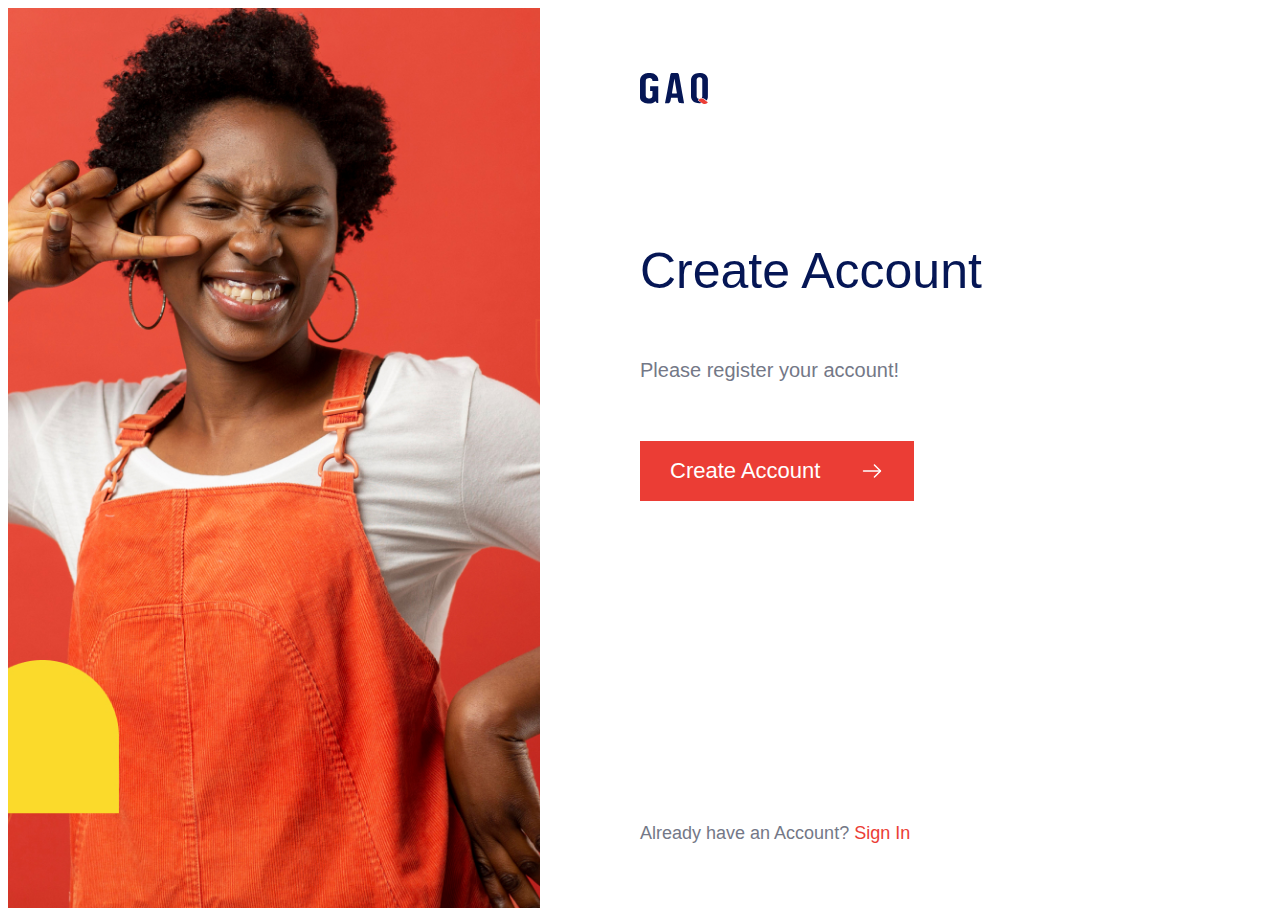
<file: index.html>
<!DOCTYPE html>
<html lang="en">

<head>
    <meta charset="UTF-8">
    <meta http-equiv="X-UA-Compatible" content="IE=edge">
    <meta name="viewport" content="width=device-width, initial-scale=1.0">
    <title>Index</title>
    <link rel="stylesheet" href="./style/style.css">
</head>

<body class="main__body">

    <header class="header">
        <div class="header__item image__item">

        </div>
        <div class="header__item info__item">
            <a href="#" class="logo"><img src="./img/logo.svg" alt="logo"></a>
            <h3 class="section__title">Create Account</h3>
            <p class="section__text">Please register your account!</p>
            <a href="./form.html" class="header__btn ">
                Create Account
                <svg width="24" height="24" viewBox="0 0 24 24" fill="none" xmlns="http://www.w3.org/2000/svg">
                    <path
                        d="M14.43 18.8201C14.24 18.8201 14.05 18.7501 13.9 18.6001C13.61 18.3101 13.61 17.8301 13.9 17.5401L19.44 12.0001L13.9 6.46012C13.61 6.17012 13.61 5.69012 13.9 5.40012C14.19 5.11012 14.67 5.11012 14.96 5.40012L21.03 11.4701C21.32 11.7601 21.32 12.2401 21.03 12.5301L14.96 18.6001C14.81 18.7501 14.62 18.8201 14.43 18.8201Z"
                        fill="white" />
                    <path
                        d="M20.33 12.75H3.5C3.09 12.75 2.75 12.41 2.75 12C2.75 11.59 3.09 11.25 3.5 11.25H20.33C20.74 11.25 21.08 11.59 21.08 12C21.08 12.41 20.74 12.75 20.33 12.75Z"
                        fill="white" />
                </svg>
            </a>

            <div class="link">
                Already have an Account?
                <a href="#">Sign In</a>
            </div>
        </div>
    </header>



</body>
<script src="./js/scripts.js"></script>

</html>
</file>
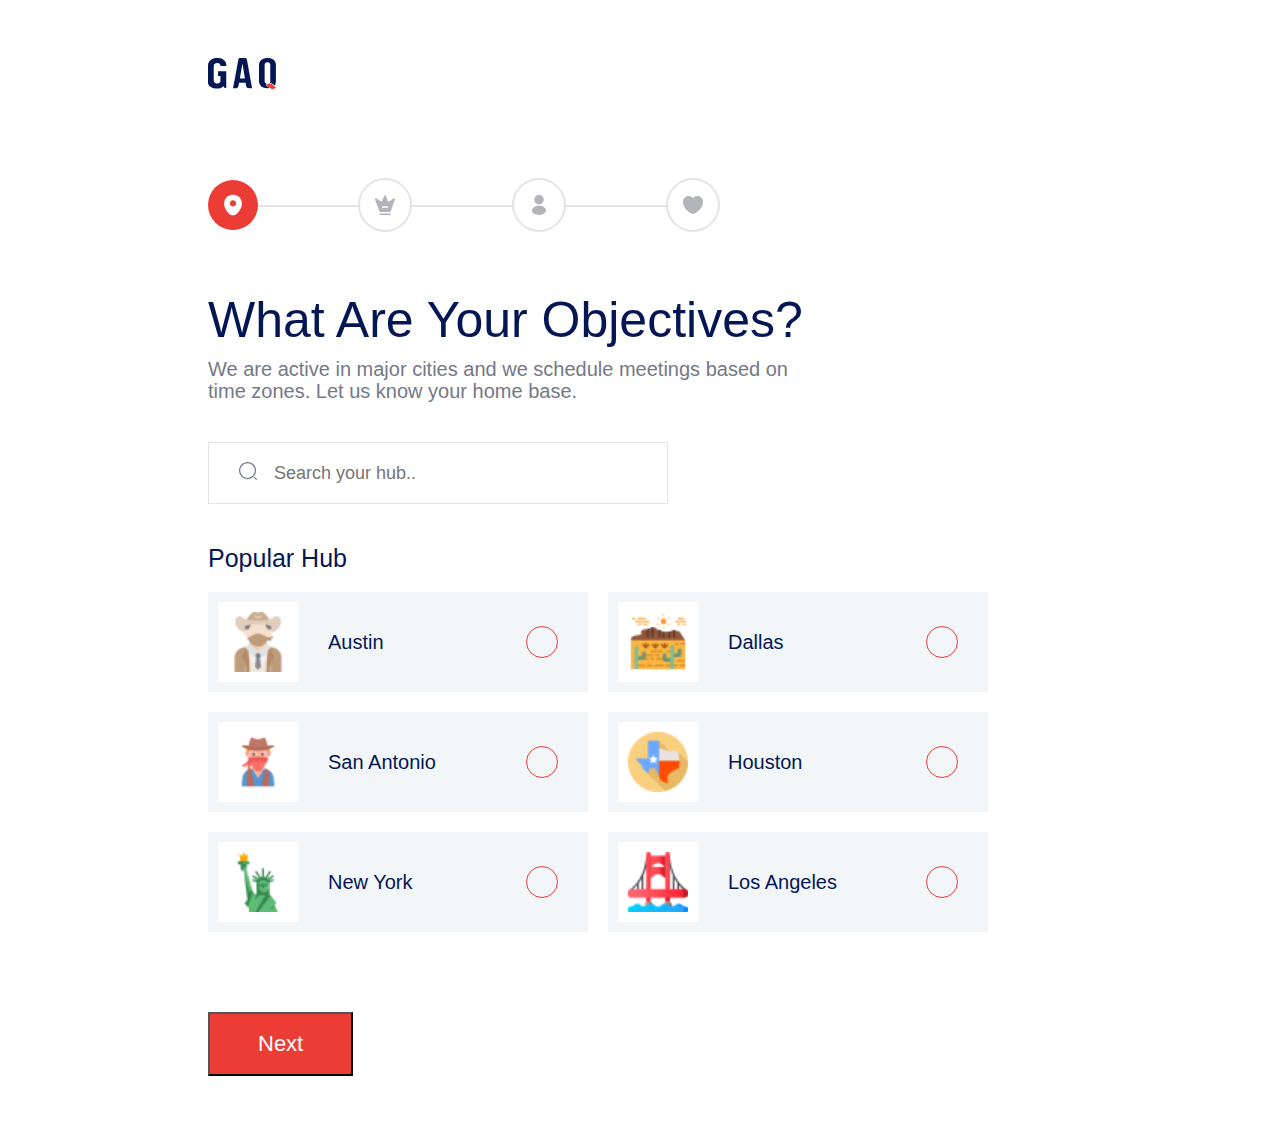
<file: form.html>
<!DOCTYPE html>
<html lang="en">

<head>
    <meta charset="UTF-8">
    <meta http-equiv="X-UA-Compatible" content="IE=edge">
    <meta name="viewport" content="width=device-width, initial-scale=1.0">
    <title>Form</title>
    <link rel="stylesheet" href="./style/style.css">
</head>

<body class="main__form">



    <main>
        <a href="./index.html" class="logo"> <img src="./img/logo.svg" alt="logo"></a>

        <form action="#" class="steps__form">
            <div class="steps__numbers">
                <div class="progress">
                    <div class="progress__success"></div>
                </div>
                <div class="step__number ">
                    <svg width="24" height="24" viewBox="0 0 24 24" fill="none" xmlns="http://www.w3.org/2000/svg">
                        <path
                            d="M20.62 8.45C19.57 3.83 15.54 1.75 12 1.75C12 1.75 12 1.75 11.99 1.75C8.45997 1.75 4.41997 3.82 3.36997 8.44C2.19997 13.6 5.35997 17.97 8.21997 20.72C9.27997 21.74 10.64 22.25 12 22.25C13.36 22.25 14.72 21.74 15.77 20.72C18.63 17.97 21.79 13.61 20.62 8.45ZM12 13.46C10.26 13.46 8.84997 12.05 8.84997 10.31C8.84997 8.57 10.26 7.16 12 7.16C13.74 7.16 15.15 8.57 15.15 10.31C15.15 12.05 13.74 13.46 12 13.46Z"
                            fill="#B3B4BA" />
                    </svg>

                </div>
                <div class="step__number">
                    <svg width="24" height="24" viewBox="0 0 24 24" fill="none" xmlns="http://www.w3.org/2000/svg">
                        <path
                            d="M17 22H7C6.59 22 6.25 21.66 6.25 21.25C6.25 20.84 6.59 20.5 7 20.5H17C17.41 20.5 17.75 20.84 17.75 21.25C17.75 21.66 17.41 22 17 22Z"
                            fill="#B3B4BA" />
                        <path
                            d="M20.35 5.52004L16.35 8.38004C15.82 8.76004 15.06 8.53004 14.83 7.92004L12.94 2.88004C12.62 2.01004 11.39 2.01004 11.07 2.88004L9.16998 7.91004C8.93998 8.53004 8.18998 8.76004 7.65998 8.37004L3.65998 5.51004C2.85998 4.95004 1.79998 5.74004 2.12998 6.67004L6.28998 18.32C6.42998 18.72 6.80998 18.98 7.22998 18.98H16.76C17.18 18.98 17.56 18.71 17.7 18.32L21.86 6.67004C22.2 5.74004 21.14 4.95004 20.35 5.52004ZM14.5 14.75H9.49998C9.08998 14.75 8.74998 14.41 8.74998 14C8.74998 13.59 9.08998 13.25 9.49998 13.25H14.5C14.91 13.25 15.25 13.59 15.25 14C15.25 14.41 14.91 14.75 14.5 14.75Z"
                            fill="#B3B4BA" />
                    </svg>

                </div>
                <div class="step__number">
                    <svg width="24" height="24" viewBox="0 0 24 24" fill="none" xmlns="http://www.w3.org/2000/svg">
                        <path
                            d="M12 2C9.38 2 7.25 4.13 7.25 6.75C7.25 9.32 9.26 11.4 11.88 11.49C11.96 11.48 12.04 11.48 12.1 11.49C12.12 11.49 12.13 11.49 12.15 11.49C12.16 11.49 12.16 11.49 12.17 11.49C14.73 11.4 16.74 9.32 16.75 6.75C16.75 4.13 14.62 2 12 2Z"
                            fill="#B3B4BA" />
                        <path
                            d="M17.08 14.15C14.29 12.29 9.73996 12.29 6.92996 14.15C5.65996 15 4.95996 16.15 4.95996 17.38C4.95996 18.61 5.65996 19.75 6.91996 20.59C8.31996 21.53 10.16 22 12 22C13.84 22 15.68 21.53 17.08 20.59C18.34 19.74 19.04 18.6 19.04 17.36C19.03 16.13 18.34 14.99 17.08 14.15Z"
                            fill="#B3B4BA" />
                    </svg>
                </div>
                <div class="step__number">
                    <svg width="24" height="24" viewBox="0 0 24 24" fill="none" xmlns="http://www.w3.org/2000/svg">
                        <path
                            d="M16.44 3.09998C14.63 3.09998 13.01 3.97998 12 5.32998C10.99 3.97998 9.37 3.09998 7.56 3.09998C4.49 3.09998 2 5.59998 2 8.68998C2 9.87998 2.19 10.98 2.52 12C4.1 17 8.97 19.99 11.38 20.81C11.72 20.93 12.28 20.93 12.62 20.81C15.03 19.99 19.9 17 21.48 12C21.81 10.98 22 9.87998 22 8.68998C22 5.59998 19.51 3.09998 16.44 3.09998Z"
                            fill="#B3B4BA" />
                    </svg>

                </div>

            </div>

            <div class="steps">
                <div class="form__step ">
                    <div class="section__title">What Are Your Objectives?</div>
                    <div class="section__text">We are active in major cities and we schedule meetings based on time
                        zones. Let us know your home base.</div>
                    <div class="form__input search__input">
                        <input type="text" class="input" placeholder="Search your hub..">
                        <div class="input__img">
                            <svg width="20" height="20" viewBox="0 0 20 20" fill="none"
                                xmlns="http://www.w3.org/2000/svg">
                                <path
                                    d="M9.58329 18.125C4.87496 18.125 1.04163 14.2916 1.04163 9.58329C1.04163 4.87496 4.87496 1.04163 9.58329 1.04163C14.2916 1.04163 18.125 4.87496 18.125 9.58329C18.125 14.2916 14.2916 18.125 9.58329 18.125ZM9.58329 2.29163C5.55829 2.29163 2.29163 5.56663 2.29163 9.58329C2.29163 13.6 5.55829 16.875 9.58329 16.875C13.6083 16.875 16.875 13.6 16.875 9.58329C16.875 5.56663 13.6083 2.29163 9.58329 2.29163Z"
                                    fill="#747887" />
                                <path
                                    d="M18.3333 18.9583C18.175 18.9583 18.0166 18.9 17.8916 18.775L16.225 17.1083C15.9833 16.8666 15.9833 16.4666 16.225 16.225C16.4666 15.9833 16.8666 15.9833 17.1083 16.225L18.775 17.8916C19.0166 18.1333 19.0166 18.5333 18.775 18.775C18.65 18.9 18.4916 18.9583 18.3333 18.9583Z"
                                    fill="#747887" />
                            </svg>

                        </div>
                    </div>
                    <div class="form__item">
                        <div class="form__item-title">Popular Hub</div>
                        <div class="radio__buttons">
                            <label class="radio__item">
                                <input type="radio" class="radio__input" name="radio">
                                <div class="fake"></div>
                                <div class="img"> <img src="./img/radio-1.png" alt="radio-1"></div>
                                <div class="text">Austin</div>
                                <div class="border"></div>
                            </label>
                            <label class="radio__item">
                                <input type="radio" class="radio__input" name="radio">
                                <div class="fake"></div>
                                <div class="img"> <img src="./img/radio-2.png" alt="radio-1"></div>
                                <div class="text">Dallas</div>
                                <div class="border"></div>
                            </label>
                            <label class="radio__item">
                                <input type="radio" class="radio__input" name="radio">
                                <div class="fake"></div>
                                <div class="img"> <img src="./img/radio-3.png" alt="radio-1"></div>
                                <div class="text">San Antonio</div>
                                <div class="border"></div>
                            </label>
                            <label class="radio__item">
                                <input type="radio" class="radio__input" name="radio">
                                <div class="fake"></div>
                                <div class="img"> <img src="./img/radio-4.png" alt="radio-1"></div>
                                <div class="text">Houston</div>
                                <div class="border"></div>
                            </label>
                            <label class="radio__item">
                                <input type="radio" class="radio__input" name="radio">
                                <div class="fake"></div>
                                <div class="img"> <img src="./img/radio-5.png" alt="radio-1"></div>
                                <div class="text">New York </div>
                                <div class="border"></div>
                            </label>
                            <label class="radio__item">
                                <input type="radio" class="radio__input" name="radio">
                                <div class="fake"></div>
                                <div class="img"> <img src="./img/radio-6.png" alt="radio-1"></div>
                                <div class="text">Los Angeles</div>
                                <div class="border"></div>
                            </label>
                        </div>
                    </div>
                </div>
                <div class="form__step">
                    <div class="section__title">What Are Your Objectives?</div>
                    <div class="section__text">Select up to 3 objectives. These will be kept private from other users
                        but help us find relevant matches.</div>
                    <div class="form__item">
                        <div class="form__item-title">Select Objectives</div>
                        <div class="checkboxes">
                            <label class="checkbox__item">
                                <input type="checkbox" class="checkbox__input">
                                <div class="img"><img src="./img/checkbox1.png" alt="checkbox"></div>
                                <div class="text">Brainstorm with peers</div>
                                <div class="fake"></div>
                                <div class="border"></div>
                            </label>
                            <label class="checkbox__item">
                                <input type="checkbox" class="checkbox__input">
                                <div class="img"><img src="./img/checkbox2.png" alt="checkbox"></div>
                                <div class="text">Grow your team</div>
                                <div class="fake"></div>
                                <div class="border"></div>
                            </label>
                            <label class="checkbox__item">
                                <input type="checkbox" class="checkbox__input">
                                <div class="img"><img src="./img/checkbox3.png" alt="checkbox"></div>
                                <div class="text">Start a company</div>
                                <div class="fake"></div>
                                <div class="border"></div>
                            </label>
                            <label class="checkbox__item">
                                <input type="checkbox" class="checkbox__input">
                                <div class="img"><img src="./img/checkbox4.png" alt="checkbox"></div>
                                <div class="text">Explore other companies</div>
                                <div class="fake"></div>
                                <div class="border"></div>
                            </label>
                            <label class="checkbox__item">
                                <input type="checkbox" class="checkbox__input">
                                <div class="img"><img src="./img/checkbox5.png" alt="checkbox"></div>
                                <div class="text">Business development</div>
                                <div class="fake"></div>
                                <div class="border"></div>
                            </label>
                            <label class="checkbox__item">
                                <input type="checkbox" class="checkbox__input">
                                <div class="img"><img src="./img/checkbox6.png" alt="checkbox"></div>
                                <div class="text">Invest</div>
                                <div class="fake"></div>
                                <div class="border"></div>
                            </label>
                            <label class="checkbox__item">
                                <input type="checkbox" class="checkbox__input">
                                <div class="img"><img src="./img/checkbox7.png" alt="checkbox"></div>
                                <div class="text">Explore new projects</div>
                                <div class="fake"></div>
                                <div class="border"></div>
                            </label>
                            <label class="checkbox__item">
                                <input type="checkbox" class="checkbox__input">
                                <div class="img"><img src="./img/checkbox8.png" alt="checkbox"></div>
                                <div class="text">Mentor others</div>
                                <div class="fake"></div>
                                <div class="border"></div>
                            </label>
                            <label class="checkbox__item">
                                <input type="checkbox" class="checkbox__input">
                                <div class="img"><img src="./img/checkbox9.png" alt="checkbox"></div>
                                <div class="text">Organize events</div>
                                <div class="fake"></div>
                                <div class="border"></div>
                            </label>
                            <label class="checkbox__item">
                                <input type="checkbox" class="checkbox__input">
                                <div class="img"><img src="./img/checkbox10.png" alt="checkbox"></div>
                                <div class="text">Raise funding</div>
                                <div class="fake"></div>
                                <div class="border"></div>
                            </label>
                            <label class="checkbox__item">
                                <input type="checkbox" class="checkbox__input">
                                <div class="img"><img src="./img/checkbox11.png" alt="checkbox"></div>
                                <div class="text">Find a cofounder</div>
                                <div class="fake"></div>
                                <div class="border"></div>
                            </label>
                            <label class="checkbox">
                                <input type="checkbox" class="checkbox__input">
                                <div class="img"><img src="./img/checkbox12.png" alt="checkbox"></div>
                                <div class="text">Meet intresting people</div>
                                <div class="fake"></div>
                                <div class="border"></div>
                            </label>
                        </div>
                    </div>
                </div>
                <div class="form__step">
                    <div class="section__title">Fill Your Profile</div>
                    <div class="section__text">This basic information will be shown to your matches every week. Tell us
                        what you would like to show!</div>
                    <div class="file__uploader">
                        <div class="file__uploader-item">
                            <label class="file__label">
                                <input type="file" class="file__input">
                                <div class="file__item">
                                    <div class="file__item-img"><img src="./img/gallery.svg" alt="gallery"></div>
                                    <div class="file__item-text">Upload Your Photo</div>
                                </div>
                            </label>
                        </div>
                        <div class="file__uploader-item">
                            <div class="form__item">
                                <div class="form__item-title">Other Profile</div>
                                <div class="profile__inputs">
                                    <div class="form__input profile__input">
                                        <input type="text" class="input" placeholder="LinkedIn URL">
                                        <div class="input__img">
                                            <svg width="20" height="20" viewBox="0 0 20 20" fill="none"
                                                xmlns="http://www.w3.org/2000/svg">
                                                <path
                                                    d="M5.78341 4.16668C5.78319 4.6087 5.60738 5.03254 5.29466 5.34494C4.98195 5.65735 4.55793 5.83273 4.11591 5.83251C3.67388 5.83229 3.25004 5.65648 2.93764 5.34377C2.62524 5.03105 2.44985 4.60704 2.45007 4.16501C2.45029 3.72298 2.6261 3.29915 2.93882 2.98674C3.25153 2.67434 3.67555 2.49896 4.11757 2.49918C4.5596 2.4994 4.98344 2.6752 5.29584 2.98792C5.60825 3.30064 5.78363 3.72465 5.78341 4.16668ZM5.83341 7.06668H2.50007V17.5H5.83341V7.06668ZM11.1001 7.06668H7.78341V17.5H11.0667V12.025C11.0667 8.97501 15.0417 8.69168 15.0417 12.025V17.5H18.3334V10.8917C18.3334 5.75001 12.4501 5.94168 11.0667 8.46668L11.1001 7.06668Z"
                                                    fill="#747887" />
                                            </svg>


                                        </div>
                                    </div>
                                    <div class="form__input profile__input">
                                        <input type="text" class="input" placeholder="Twitter URL">
                                        <div class="input__img">
                                            <svg width="20" height="20" viewBox="0 0 20 20" fill="none"
                                                xmlns="http://www.w3.org/2000/svg">
                                                <path
                                                    d="M18.4683 4.71333C17.8321 4.99474 17.1574 5.17956 16.4666 5.26167C17.1947 4.82619 17.7397 4.14085 17.9999 3.33333C17.3166 3.74 16.5674 4.025 15.7866 4.17917C15.2621 3.61798 14.5669 3.2458 13.809 3.12049C13.0512 2.99517 12.2732 3.12374 11.596 3.48621C10.9187 3.84868 10.3802 4.42474 10.0642 5.12483C9.74812 5.82492 9.67221 6.60982 9.84825 7.3575C8.46251 7.28805 7.10686 6.92794 5.86933 6.30055C4.63179 5.67317 3.54003 4.79254 2.66492 3.71583C2.35516 4.24788 2.19238 4.85269 2.19326 5.46833C2.19326 6.67667 2.80826 7.74417 3.74326 8.36917C3.18993 8.35175 2.64878 8.20232 2.16492 7.93333V7.97667C2.16509 8.78142 2.44356 9.56135 2.95313 10.1842C3.46269 10.8071 4.17199 11.2346 4.96075 11.3942C4.4471 11.5334 3.90851 11.5539 3.38576 11.4542C3.60814 12.1469 4.04159 12.7527 4.62541 13.1868C5.20924 13.6209 5.9142 13.8615 6.64159 13.875C5.91866 14.4428 5.0909 14.8625 4.20566 15.1101C3.32041 15.3578 2.39503 15.4285 1.48242 15.3183C3.0755 16.3429 4.93 16.8868 6.82409 16.885C13.2349 16.885 16.7408 11.5742 16.7408 6.96833C16.7408 6.81833 16.7366 6.66667 16.7299 6.51833C17.4123 6.02514 18.0013 5.41418 18.4691 4.71417L18.4683 4.71333Z"
                                                    fill="#747887" />
                                            </svg>


                                        </div>
                                    </div>
                                </div>
                            </div>
                        </div>
                    </div>
                </div>
                <div class="form__step">
                    <div class="section__title">What Are You Interested In?</div>
                    <div class="section__text">Select from the list and add your own interests.</div>
                    <div class="form__input search__input">
                        <input type="text" class="input" placeholder="Add Your Interest">
                        <div class="input__img">
                            <svg width="20" height="20" viewBox="0 0 20 20" fill="none"
                                xmlns="http://www.w3.org/2000/svg">
                                <path
                                    d="M9.58329 18.125C4.87496 18.125 1.04163 14.2916 1.04163 9.58329C1.04163 4.87496 4.87496 1.04163 9.58329 1.04163C14.2916 1.04163 18.125 4.87496 18.125 9.58329C18.125 14.2916 14.2916 18.125 9.58329 18.125ZM9.58329 2.29163C5.55829 2.29163 2.29163 5.56663 2.29163 9.58329C2.29163 13.6 5.55829 16.875 9.58329 16.875C13.6083 16.875 16.875 13.6 16.875 9.58329C16.875 5.56663 13.6083 2.29163 9.58329 2.29163Z"
                                    fill="#747887" />
                                <path
                                    d="M18.3333 18.9583C18.175 18.9583 18.0166 18.9 17.8916 18.775L16.225 17.1083C15.9833 16.8666 15.9833 16.4666 16.225 16.225C16.4666 15.9833 16.8666 15.9833 17.1083 16.225L18.775 17.8916C19.0166 18.1333 19.0166 18.5333 18.775 18.775C18.65 18.9 18.4916 18.9583 18.3333 18.9583Z"
                                    fill="#747887" />
                            </svg>

                        </div>
                    </div>
                    <div class="form__item">
                        <div class="form__item-title">Business</div>
                        <div class="interests">
                            <label class="interest__item">
                                <input type="checkbox" class="interest__checkbox">
                                <div class="interest__text">Enterpreneurship</div>
                                <div class="interest__border"></div>
                            </label>
                            <label class="interest__item">
                                <input type="checkbox" class="interest__checkbox">
                                <div class="interest__text">Marketing</div>
                                <div class="interest__border"></div>
                            </label>
                            <label class="interest__item">
                                <input type="checkbox" class="interest__checkbox">
                                <div class="interest__text">Sales</div>
                                <div class="interest__border"></div>
                            </label>
                            <label class="interest__item">
                                <input type="checkbox" class="interest__checkbox">
                                <div class="interest__text">Consulting</div>
                                <div class="interest__border"></div>
                            </label>
                            <label class="interest__item">
                                <input type="checkbox" class="interest__checkbox">
                                <div class="interest__text">E-commerce</div>
                                <div class="interest__border"></div>
                            </label>
                            <label class="interest__item">
                                <input type="checkbox" class="interest__checkbox">
                                <div class="interest__text">Retail</div>
                                <div class="interest__border"></div>
                            </label>
                            <label class="interest__item">
                                <input type="checkbox" class="interest__checkbox">
                                <div class="interest__text">Real Estate</div>
                                <div class="interest__border"></div>
                            </label>
                        </div>
                    </div>
                    <div class="form__item">
                        <div class="form__item-title">Investing & Finance</div>
                        <div class="interests">
                            <label class="interest__item">
                                <input type="checkbox" class="interest__checkbox">
                                <div class="interest__text">Angle Investing</div>
                                <div class="interest__border"></div>
                            </label>
                            <label class="interest__item">
                                <input type="checkbox" class="interest__checkbox">
                                <div class="interest__text">Crypto</div>
                                <div class="interest__border"></div>
                            </label>
                            <label class="interest__item">
                                <input type="checkbox" class="interest__checkbox">
                                <div class="interest__text">Quant Finance</div>
                                <div class="interest__border"></div>
                            </label>
                            <label class="interest__item">
                                <input type="checkbox" class="interest__checkbox">
                                <div class="interest__text">Venture Capital</div>
                                <div class="interest__border"></div>
                            </label>
                            <label class="interest__item">
                                <input type="checkbox" class="interest__checkbox">
                                <div class="interest__text">Investment Banking</div>
                                <div class="interest__border"></div>
                            </label>
                            <label class="interest__item">
                                <input type="checkbox" class="interest__checkbox">
                                <div class="interest__text">Economics</div>
                                <div class="interest__border"></div>
                            </label>
                        </div>
                    </div>
                </div>
            </div>

            <div class="step__buttons">
                <button class="btn__outline button prev__step">Back</button>
                <button class="btn button next__step">Next</button>
            </div>
        </form>

        <div class="finish">
            <div class="finish__logo"><img src="./img/google.png" alt="google"></div>
            <div class="finish__title">Finish Your Registration</div>
            <div class="finish__text">Lorem ipsum dolor sit amet, consectetur adipiscing elit, sed do eiusmod tempor
                incididunt ut labore et dolore magna aliqua.</div>
            <div class="finish__title">Why Connect My Google Account?</div>
            <div class="finish__text">Your contact and calendar data helps us schedule meetings and ensure that your
                matches are relevant (not matching you with people you already know, for instance).</div>
            <div class="finish__text">We’re serious about your privacy and will never share your private data with other
                users or third parties without your consent.</div>
            <a href="#" class="btn finish__btn">Finish</a>
        </div>

    </main>


</body>

<script src="./js/scripts.js"></script>

</html>
</file>
<file: style/style.css>
.header {
  display: flex;
  height: 100vh;
  width: 100%;
  overflow: hidden;
}
.header__item {
  flex: 0 1 50%;
}
.header__item.image__item {
  background: url("../img/bg.jpg") center/cover no-repeat;
}
.header__item.info__item {
  padding: 65px 100px;
  display: flex;
  flex-direction: column;
}

.logo {
  padding-bottom: 89px;
  display: flex;
}

.header__btn {
  margin-top: 40px;
  padding: 18px 30px;
  background-color: #EB3D35;
  display: inline-flex;
  align-items: center;
  gap: 40px;
  font-weight: 494;
  font-size: 22px;
  line-height: 24px;
  color: #ffffff;
  max-width: -webkit-fit-content;
  max-width: -moz-fit-content;
  max-width: fit-content;
}

.link {
  margin-top: auto;
  font-style: normal;
  font-weight: 375;
  font-size: 18px;
  line-height: 20px;
  color: #747887;
}
.link a {
  color: #EB3D35;
}

body {
  font-family: "Author", sans-serif;
}

a {
  text-decoration: none;
}

button {
  cursor: pointer;
}

main {
  padding: 50px 200px;
}

.btn__outline {
  padding: 18px 48px;
  border: 1px solid #E5E4E1;
  font-style: normal;
  font-weight: 494;
  font-size: 22px;
  line-height: 24px;
  color: #051655;
  background: #ffffff;
}
.btn__outline:hover {
  background: #051655;
  transition: 0.3s all ease;
  color: #ffffff;
}

.btn {
  background-color: #EB3D35;
  padding: 18px 48px;
  display: inline-flex;
  align-items: center;
  gap: 40px;
  font-weight: 494;
  font-size: 22px;
  line-height: 24px;
  color: #ffffff;
  max-width: -webkit-fit-content;
  max-width: -moz-fit-content;
  max-width: fit-content;
}
.btn svg {
  transition: 0.3s all ease;
}
.btn:hover {
  background: #b30101;
  transition: 0.3s all ease;
}
.btn:hover svg {
  transform: translate(10px);
}

.section__title {
  font-style: normal;
  font-weight: 494;
  font-size: 50px;
  line-height: 56px;
  color: #051655;
}
.section__text {
  font-weight: 375;
  font-size: 20px;
  line-height: 22px;
  color: #747887;
  max-width: 600px;
  margin-top: 10px;
}

.steps__numbers {
  display: flex;
  align-items: center;
  position: relative;
  max-width: 500px;
  margin-bottom: 60px;
}

.progress {
  position: absolute;
  top: 50%;
  left: 0;
  right: 0;
  height: 2px;
  background: #E5E4E1;
  z-index: -1;
}
.progress__success {
  position: absolute;
  left: 0;
  top: 0;
  height: 2px;
  background: #EB3D35;
  transition: 0.5s all ease;
}

.step__number {
  display: flex;
  justify-content: center;
  align-items: center;
  border-radius: 100%;
  width: 50px;
  height: 50px;
  border: 2px solid #E5E4E1;
  margin-right: 100px;
  flex-shrink: 0;
  background: #ffffff;
}
.step__number.active__number {
  background: #EB3D35;
  border: transparent;
  transition: 1s all ease;
}
.step__number.active__number path {
  fill: #ffffff;
  transition: 1s all ease;
}
.step__buttons {
  margin-top: 80px;
  gap: 20px;
  display: flex;
}

.form__step {
  display: none;
}
.form__step.active {
  display: flex;
  flex-direction: column;
}
.form__input {
  display: flex;
  position: relative;
  max-width: 460px;
}
.form__input.search__input {
  margin-top: 40px;
}
.form__item-title {
  font-style: normal;
  font-weight: 494;
  font-size: 25px;
  line-height: 28px;
  color: #051655;
  margin-top: 40px;
}

.input {
  padding: 20px 20px 20px 65px;
  width: 100%;
  border: 1px solid #E5E4E1;
  outline: none;
  font-style: normal;
  font-weight: 375;
  font-size: 18px;
  line-height: 20px;
  color: #747887;
}
.input:focus {
  outline: 1px solid #EB3D35;
}
.input__img {
  position: absolute;
  left: 30px;
  top: 50%;
  transform: translate(0, -50%);
}

.radio__buttons {
  display: flex;
  gap: 20px;
  flex-wrap: wrap;
  margin-top: 20px;
}
.radio__item {
  display: flex;
  max-width: 360px;
  width: 100%;
  padding: 10px;
  background: #F3F6F9;
  align-items: center;
  position: relative;
}
.radio__item .fake {
  width: 30px;
  height: 30px;
  border-radius: 100%;
  border: 1px solid #EB3D35;
  position: absolute;
  right: 30px;
  top: 50%;
  transform: translate(0, -50%);
}
.radio__item .fake::after {
  position: absolute;
  content: "";
  width: 20px;
  height: 20px;
  background: #EB3D35;
  border-radius: 100%;
  top: 50%;
  left: 50%;
  transform: translate(-50%, -50%);
  opacity: 0;
}
.radio__item .text {
  font-style: normal;
  font-weight: 494;
  font-size: 20px;
  line-height: 22px;
  margin-left: 30px;
  color: #051655;
}
.radio__item .img {
  width: 60px;
  height: 60px;
  background: #ffffff;
  display: flex;
  justify-content: center;
  align-items: center;
  padding: 10px;
}
.radio__item .img img {
  max-width: 100%;
  width: 100%;
  height: auto;
}
.radio__item .border {
  position: absolute;
  border: 1px solid #EB3D35;
  left: 0;
  right: 0;
  bottom: 0;
  top: 0;
  opacity: 0;
}
.radio__input {
  display: none;
}
.radio__input:checked + .fake:after {
  opacity: 1;
}
.radio__input:checked ~ .border {
  opacity: 1;
}

.checkboxes {
  display: flex;
  gap: 20px;
  flex-wrap: wrap;
  margin-top: 20px;
}

.checkbox__item {
  display: flex;
  max-width: 360px;
  width: 100%;
  padding: 10px;
  background: #F3F6F9;
  align-items: center;
  position: relative;
  cursor: pointer;
}
.checkbox__item .img {
  width: 60px;
  height: 60px;
  background: #ffffff;
  display: flex;
  justify-content: center;
  align-items: center;
  padding: 10px;
}
.checkbox__item .img img {
  max-width: 100%;
  width: 100%;
  height: auto;
}
.checkbox__item .text {
  font-style: normal;
  font-weight: 494;
  font-size: 20px;
  line-height: 22px;
  margin-left: 30px;
  color: #051655;
}
.checkbox__item .fake {
  width: 30px;
  height: 30px;
  background: #ffffff;
  border: 1px solid #EB3D35;
  border-radius: 5px;
  margin-left: auto;
  position: relative;
}
.checkbox__item .fake:after {
  position: absolute;
  content: "";
  right: 0;
  bottom: 0;
  top: 0;
  left: 0;
  background: #EB3D35 url("../img/check.svg") no-repeat;
  background-position: center;
  border-radius: 5px;
  opacity: 0;
}
.checkbox__item .border {
  position: absolute;
  border: 1px solid #EB3D35;
  left: 0;
  right: 0;
  bottom: 0;
  top: 0;
  border: 1px solid #EB3D35;
  opacity: 0;
}
.checkbox__input {
  display: none;
}
.checkbox__input:checked ~ .fake:after {
  opacity: 1;
}
.checkbox__input:checked ~ .border {
  opacity: 1;
}

.file__uploader {
  display: flex;
  max-width: 1120px;
  width: 100%;
  gap: 40px;
  margin-top: 40px;
}
.file__uploader-item:first-child {
  flex: 0 1 360px;
}
.file__uploader-item:last-child {
  flex: 1 1 auto;
}
.file__label {
  display: flex;
  height: 360px;
  width: 360px;
  position: relative;
  background: #F3F6F9;
  border: 2px dashed #051655;
  cursor: pointer;
}
.file__input {
  display: none;
}
.file__item {
  position: absolute;
  left: 50%;
  top: 50%;
  transform: translate(-50%, -50%);
  display: flex;
  flex-direction: column;
  align-items: center;
}
.file__item-text {
  font-style: normal;
  font-weight: 494;
  font-size: 20px;
  line-height: 22px;
  color: #051655;
  margin-top: 30px;
}

.profile__inputs {
  margin-top: 17px;
}
.profile__input {
  display: flex;
  width: 100%;
  max-width: 100%;
  margin-top: 10px;
}
.profile__input .input {
  width: 100%;
  display: flex;
}

.interests {
  display: flex;
  flex-wrap: wrap;
  gap: 10px;
}

.interest__item {
  display: flex;
  padding: 15px 24px;
  background: #ffffff;
  border: 1px solid #E5E4E1;
  margin-top: 20px;
  cursor: pointer;
  position: relative;
}
.interest__checkbox {
  display: none;
}
.interest__checkbox:checked ~ .interest__text {
  color: #051655;
}
.interest__checkbox:checked ~ .interest__border {
  opacity: 1;
}
.interest__text {
  font-style: normal;
  font-weight: 494;
  font-size: 18px;
  line-height: 20px;
  color: #747887;
}
.interest__border {
  position: absolute;
  left: 0;
  top: 0;
  right: 0;
  bottom: 0;
  border: 1px solid #051655;
  opacity: 0;
}

.finish {
  display: none;
}
.finish__logo {
  margin-top: 50px;
}
.finish__title {
  font-style: normal;
  font-weight: 494;
  font-size: 50px;
  line-height: 56px;
  color: #051655;
  margin-top: 40px;
}
.finish__text {
  font-style: normal;
  font-weight: 375;
  font-size: 20px;
  line-height: 22px;
  color: #747887;
  margin-top: 10px;
}

.finish__btn {
  margin-top: 78px;
}/*# sourceMappingURL=style.css.map */
</file>
